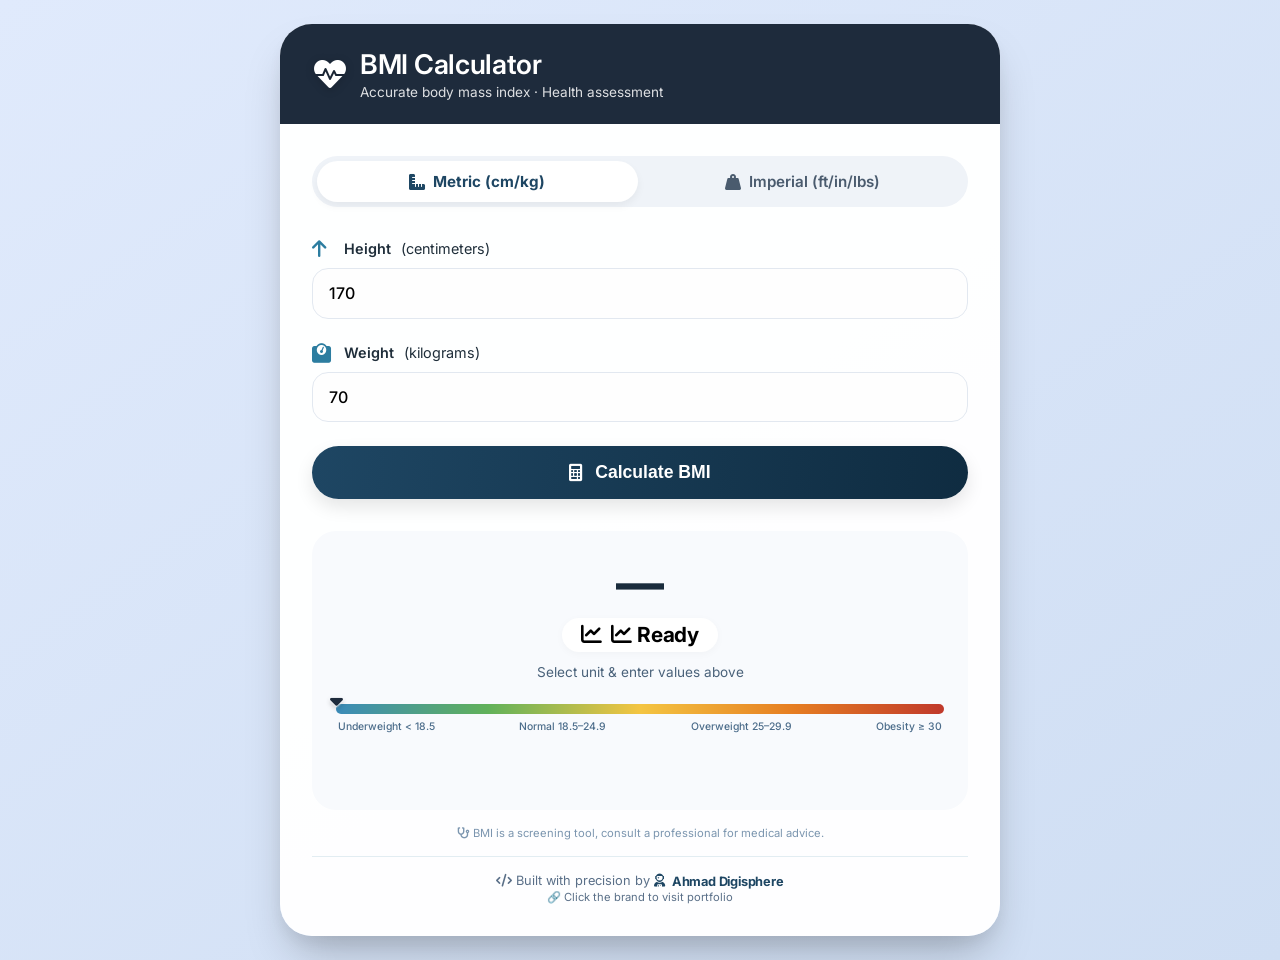
<file: index.html>
<!DOCTYPE html>
<html lang="en">

<head>
    <meta charset="UTF-8">
    <meta name="viewport" content="width=device-width, initial-scale=1.0, user-scalable=yes">
    <title>BMI Calculator | Professional Health Tool</title>
    <!-- Google Fonts & Font Awesome 6 (free) -->
    <link
        href="https://fonts.googleapis.com/css2?family=Inter:opsz,wght@14..32,300;14..32,400;14..32,500;14..32,600;14..32,700&display=swap"
        rel="stylesheet">
    <link rel="stylesheet" href="https://cdnjs.cloudflare.com/ajax/libs/font-awesome/6.0.0-beta3/css/all.min.css">
    <link rel="stylesheet" href="./style.css">
</head>

<body>
    <div class="bmi-card">
        <div class="card-header">
            <i class="fas fa-heartbeat"></i>
            <div>
                <h1>BMI Calculator</h1>
                <p>Accurate body mass index · Health assessment</p>
            </div>
        </div>
        <div class="card-content">
            <!-- Unit toggle : Metric / Imperial -->
            <div class="unit-toggle">
                <div class="unit-btn active" data-unit="metric">
                    <i class="fas fa-ruler-combined"></i> <span>Metric (cm/kg)</span>
                </div>
                <div class="unit-btn" data-unit="imperial">
                    <i class="fas fa-weight-hanging"></i> <span>Imperial (ft/in/lbs)</span>
                </div>
            </div>

            <!-- METRIC INPUTS (visible by default) -->
            <div id="metric-fields">
                <div class="input-group">
                    <div class="input-label"><i class="fas fa-arrow-up"></i> Height <span
                            style="font-weight: 400;">(centimeters)</span></div>
                    <input type="number" id="height-cm" class="input-field" placeholder="e.g., 175" step="0.1"
                        value="170">
                </div>
                <div class="input-group">
                    <div class="input-label"><i class="fas fa-weight-scale"></i> Weight <span
                            style="font-weight: 400;">(kilograms)</span></div>
                    <input type="number" id="weight-kg" class="input-field" placeholder="e.g., 70" step="0.1"
                        value="70">
                </div>
            </div>

            <!-- IMPERIAL INPUTS (hidden initially) -->
            <div id="imperial-fields" style="display: none;">
                <div class="double-inputs">
                    <div class="input-group">
                        <div class="input-label"><i class="fas fa-ruler"></i> Feet</div>
                        <input type="number" id="height-ft" class="input-field" placeholder="Feet" step="1" value="5"
                            min="0">
                    </div>
                    <div class="input-group">
                        <div class="input-label"><i class="fas fa-ruler"></i> Inches</div>
                        <input type="number" id="height-in" class="input-field" placeholder="Inches" step="0.5"
                            value="7" min="0" max="11.5">
                    </div>
                </div>
                <div class="inline-hint"><i class="fas fa-info-circle"></i> Total height = feet × 12 + inches</div>
                <div class="input-group" style="margin-top: 1rem;">
                    <div class="input-label"><i class="fas fa-weight-scale"></i> Weight <span
                            style="font-weight: 400;">(pounds)</span></div>
                    <input type="number" id="weight-lbs" class="input-field" placeholder="e.g., 155" step="0.5"
                        value="155">
                </div>
            </div>

            <!-- Calculate Button -->
            <button class="calc-btn" id="calculateBtn">
                <i class="fas fa-calculator"></i> Calculate BMI
            </button>

            <!-- Result panel -->
            <div class="result-area" id="resultPanel">
                <div class="bmi-value" id="bmiNumber">—</div>
                <div class="bmi-category" id="bmiCategory">
                    <i class="fas fa-chart-line"></i> <span id="categoryText">Ready</span>
                </div>
                <div class="category-message" id="categoryMessage">Enter your height & weight and press calculate</div>

                <!-- Visual BMI Scale -->
                <div class="bmi-scale-container">
                    <div class="scale-bar" id="scaleBar">
                        <div class="pointer-icon" id="bmiPointer"><i class="fas fa-caret-down"></i></div>
                    </div>
                    <div class="scale-markers">
                        <span>Underweight < 18.5</span>
                                <span>Normal 18.5–24.9</span>
                                <span>Overweight 25–29.9</span>
                                <span>Obesity ≥ 30</span>
                    </div>
                </div>
                <div id="errorMsg" style="min-height: 40px;"></div>
            </div>
            <div class="footer-note">
                <i class="fas fa-stethoscope"></i> BMI is a screening tool, consult a professional for medical advice.
            </div>

                        <!-- ========== FOOTER WITH YOUR BRAND & CLICKABLE LINK ========== -->
                        <div class="footer-brand">
                            <i class="fas fa-code"></i> Built with precision by
                            <a href="https://ahmaddigi.vercel.app/" target="_blank" rel="noopener noreferrer">
                                <i class="fas fa-user-astronaut"></i> <span class="brand-name">Ahmad Digisphere</span>
                            </a>
                            <br>
                            <span style="font-size: 0.7rem;">🔗 Click the brand to visit portfolio</span>
                        </div>
                        <!-- ============================================================= -->
        </div>
    </div>

    

    <script src="./script.js"></script>

</body>

</html>
</file>
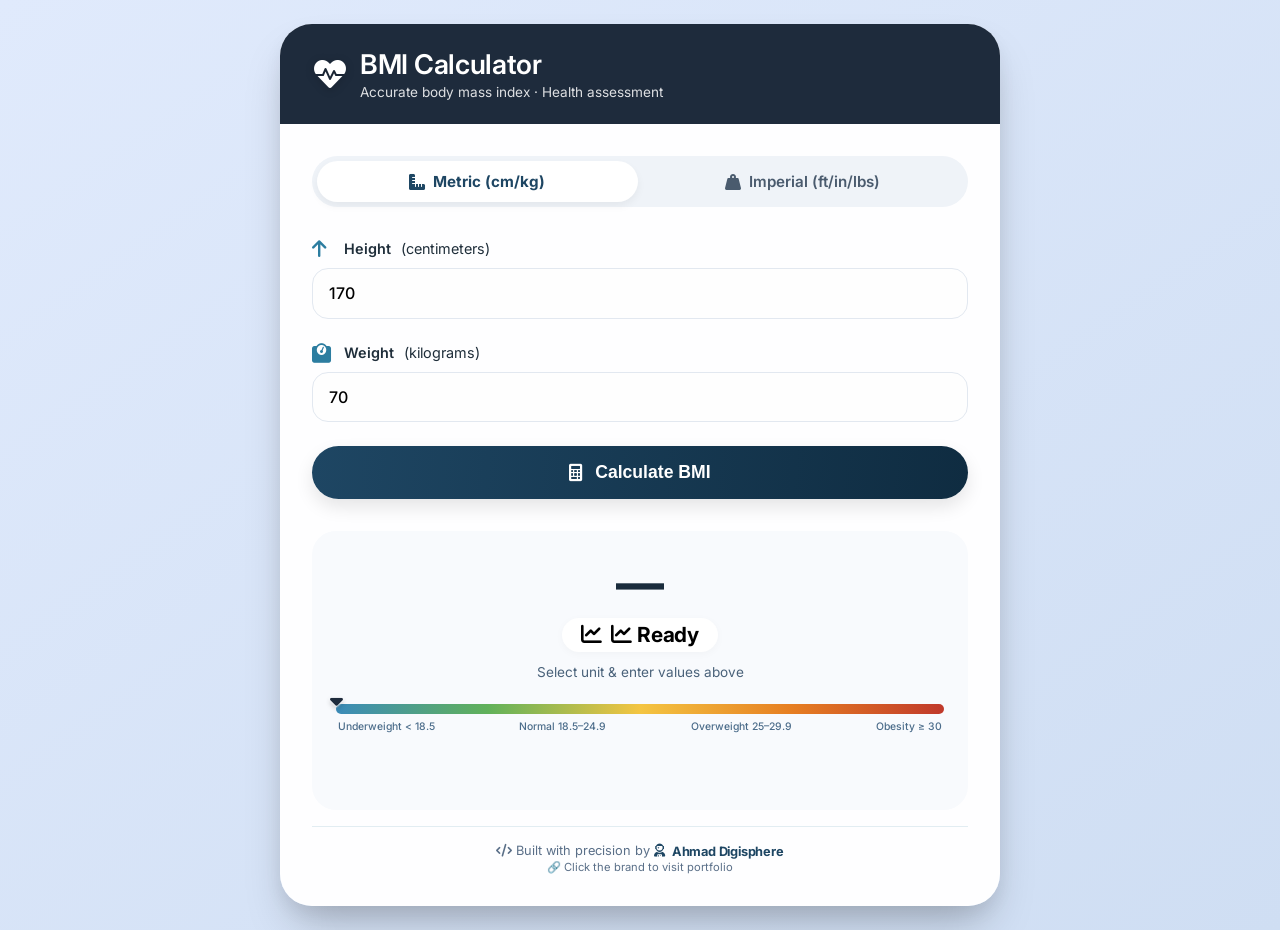
<file: dmmy.html>
<!DOCTYPE html>
<html lang="en">

<head>
    <meta charset="UTF-8">
    <meta name="viewport" content="width=device-width, initial-scale=1.0, user-scalable=yes">
    <title>BMI Calculator | Ahmad Digisphere</title>
    <!-- Google Fonts & Font Awesome 6 -->
    <link
        href="https://fonts.googleapis.com/css2?family=Inter:opsz,wght@14..32,300;14..32,400;14..32,500;14..32,600;14..32,700&display=swap"
        rel="stylesheet">
    <link rel="stylesheet" href="https://cdnjs.cloudflare.com/ajax/libs/font-awesome/6.0.0-beta3/css/all.min.css">
    <style>
        * {
            margin: 0;
            padding: 0;
            box-sizing: border-box;
        }

        body {
            font-family: 'Inter', sans-serif;
            background: linear-gradient(145deg, #e0eafc 0%, #cfdef3 100%);
            min-height: 100vh;
            display: flex;
            align-items: center;
            justify-content: center;
            padding: 1.5rem;
        }

        /* main card */
        .bmi-card {
            max-width: 720px;
            width: 100%;
            background: rgba(255, 255, 255, 0.97);
            border-radius: 2rem;
            box-shadow: 0 25px 45px -12px rgba(0, 0, 0, 0.25), 0 8px 18px rgba(0, 0, 0, 0.05);
            overflow: hidden;
            transition: transform 0.2s ease;
        }

        .bmi-card:hover {
            transform: translateY(-4px);
        }

        /* header */
        .card-header {
            background: #1e2b3c;
            padding: 1.5rem 2rem;
            color: white;
            display: flex;
            align-items: center;
            gap: 0.75rem;
        }

        .card-header i {
            font-size: 2rem;
            filter: drop-shadow(0 2px 4px rgba(0, 0, 0, 0.2));
        }

        .card-header h1 {
            font-size: 1.7rem;
            font-weight: 600;
            letter-spacing: -0.3px;
        }

        .card-header p {
            font-size: 0.85rem;
            opacity: 0.85;
            margin-top: 0.2rem;
        }

        /* content */
        .card-content {
            padding: 2rem 2rem 2rem 2rem;
        }

        /* unit toggle (segmented) */
        .unit-toggle {
            display: flex;
            background: #eff3f8;
            border-radius: 60px;
            padding: 0.3rem;
            margin-bottom: 2rem;
            gap: 0.3rem;
        }

        .unit-btn {
            flex: 1;
            text-align: center;
            padding: 0.7rem 0;
            border-radius: 50px;
            font-weight: 600;
            cursor: pointer;
            transition: all 0.25s ease;
            background: transparent;
            color: #4a5b6e;
            display: flex;
            align-items: center;
            justify-content: center;
            gap: 0.5rem;
            font-size: 0.95rem;
        }

        .unit-btn i {
            font-size: 1rem;
        }

        .unit-btn.active {
            background: #ffffff;
            color: #1e4663;
            box-shadow: 0 4px 8px rgba(0, 0, 0, 0.05);
            font-weight: 700;
        }

        /* input groups */
        .input-group {
            margin-bottom: 1.5rem;
        }

        .input-label {
            display: flex;
            align-items: center;
            gap: 0.6rem;
            font-weight: 600;
            color: #1f2e3a;
            margin-bottom: 0.6rem;
            font-size: 0.9rem;
        }

        .input-label i {
            font-size: 1.2rem;
            color: #2c7da0;
            width: 1.4rem;
        }

        .input-field {
            width: 100%;
            padding: 0.9rem 1rem;
            font-size: 1rem;
            border: 1.5px solid #e2e8f0;
            border-radius: 1rem;
            background: #fefefe;
            transition: all 0.2s;
            font-family: 'Inter', monospace;
            font-weight: 500;
        }

        .input-field:focus {
            outline: none;
            border-color: #2c7da0;
            box-shadow: 0 0 0 3px rgba(44, 125, 160, 0.2);
        }

        .double-inputs {
            display: flex;
            gap: 1rem;
        }

        .double-inputs .input-group {
            flex: 1;
            margin-bottom: 0;
        }

        .inline-hint {
            font-size: 0.7rem;
            color: #5f7f9c;
            margin-top: 0.4rem;
            display: flex;
            align-items: center;
            gap: 0.3rem;
        }

        .calc-btn {
            width: 100%;
            background: linear-gradient(95deg, #1e4663 0%, #0f2c41 100%);
            border: none;
            padding: 1rem;
            border-radius: 2rem;
            font-size: 1.1rem;
            font-weight: 700;
            color: white;
            display: flex;
            align-items: center;
            justify-content: center;
            gap: 0.8rem;
            cursor: pointer;
            transition: all 0.25s;
            margin-top: 1rem;
            margin-bottom: 2rem;
            box-shadow: 0 8px 18px rgba(0, 0, 0, 0.1);
        }

        .calc-btn:hover {
            background: linear-gradient(95deg, #123653 0%, #0a202f 100%);
            transform: scale(0.98);
            box-shadow: 0 4px 12px rgba(0, 0, 0, 0.15);
        }

        /* result area */
        .result-area {
            background: #f8fafd;
            border-radius: 1.5rem;
            padding: 1.5rem;
            text-align: center;
            transition: all 0.2s;
        }

        .bmi-value {
            font-size: 3rem;
            font-weight: 800;
            color: #1a2c3c;
            line-height: 1;
            margin: 0.2rem 0 0.2rem;
        }

        .bmi-category {
            font-size: 1.3rem;
            font-weight: 700;
            letter-spacing: -0.2px;
            display: inline-flex;
            align-items: center;
            gap: 0.6rem;
            background: white;
            padding: 0.3rem 1.2rem;
            border-radius: 40px;
            box-shadow: 0 2px 8px rgba(0, 0, 0, 0.03);
            margin: 0.5rem 0;
        }

        .category-message {
            color: #4a627a;
            font-size: 0.85rem;
            margin-top: 0.25rem;
        }

        .bmi-scale-container {
            margin: 1.5rem 0 0.8rem;
        }

        .scale-bar {
            background: linear-gradient(90deg, #3b8bb9, #61b15a, #f4c542, #e67e22, #c0392b);
            height: 10px;
            border-radius: 20px;
            position: relative;
            width: 100%;
        }

        .scale-markers {
            display: flex;
            justify-content: space-between;
            margin-top: 6px;
            padding: 0 2px;
            font-size: 0.65rem;
            font-weight: 500;
            color: #4b6c8a;
        }

        .pointer-icon {
            position: absolute;
            top: -16px;
            transform: translateX(-50%);
            font-size: 1.3rem;
            filter: drop-shadow(0 2px 2px rgba(0, 0, 0, 0.2));
            transition: left 0.25s cubic-bezier(0.2, 0.9, 0.4, 1.1);
        }

        .pointer-icon i {
            color: #1e2b3c;
            text-shadow: 0 1px 2px white;
        }

        .error-message {
            color: #c0392b;
            background: #ffe9e7;
            padding: 0.6rem;
            border-radius: 1rem;
            font-size: 0.8rem;
            font-weight: 500;
            margin-top: 0.8rem;
            display: flex;
            align-items: center;
            gap: 0.5rem;
            justify-content: center;
        }

        hr {
            margin: 1rem 0;
            border: none;
            height: 1px;
            background: #e2edf2;
        }

        /* ========== NEW FOOTER WITH BRANDING & CLICKABLE LINK ========== */
        .footer-brand {
            text-align: center;
            padding-top: 1rem;
            margin-top: 1rem;
            font-size: 0.8rem;
            color: #5a6f88;
            border-top: 1px solid #e2edf2;
        }

        .footer-brand a {
            color: #1e4663;
            text-decoration: none;
            font-weight: 600;
            transition: color 0.2s;
            display: inline-flex;
            align-items: center;
            gap: 0.4rem;
        }

        .footer-brand a:hover {
            color: #0f2c41;
            text-decoration: underline;
        }

        .brand-name {
            font-weight: 700;
            letter-spacing: -0.2px;
        }

        @media (max-width: 520px) {
            .card-content {
                padding: 1.5rem;
            }

            .bmi-value {
                font-size: 2.4rem;
            }

            .unit-btn span {
                display: none;
            }

            .unit-btn i {
                margin: 0;
            }

            .unit-btn {
                gap: 0;
            }
        }
    </style>
</head>

<body>
    <div class="bmi-card">
        <div class="card-header">
            <i class="fas fa-heartbeat"></i>
            <div>
                <h1>BMI Calculator</h1>
                <p>Accurate body mass index · Health assessment</p>
            </div>
        </div>
        <div class="card-content">
            <!-- Unit toggle : Metric / Imperial -->
            <div class="unit-toggle">
                <div class="unit-btn active" data-unit="metric">
                    <i class="fas fa-ruler-combined"></i> <span>Metric (cm/kg)</span>
                </div>
                <div class="unit-btn" data-unit="imperial">
                    <i class="fas fa-weight-hanging"></i> <span>Imperial (ft/in/lbs)</span>
                </div>
            </div>

            <!-- METRIC INPUTS -->
            <div id="metric-fields">
                <div class="input-group">
                    <div class="input-label"><i class="fas fa-arrow-up"></i> Height <span
                            style="font-weight: 400;">(centimeters)</span></div>
                    <input type="number" id="height-cm" class="input-field" placeholder="e.g., 175" step="0.1"
                        value="170">
                </div>
                <div class="input-group">
                    <div class="input-label"><i class="fas fa-weight-scale"></i> Weight <span
                            style="font-weight: 400;">(kilograms)</span></div>
                    <input type="number" id="weight-kg" class="input-field" placeholder="e.g., 70" step="0.1"
                        value="70">
                </div>
            </div>

            <!-- IMPERIAL INPUTS -->
            <div id="imperial-fields" style="display: none;">
                <div class="double-inputs">
                    <div class="input-group">
                        <div class="input-label"><i class="fas fa-ruler"></i> Feet</div>
                        <input type="number" id="height-ft" class="input-field" placeholder="Feet" step="1" value="5"
                            min="0">
                    </div>
                    <div class="input-group">
                        <div class="input-label"><i class="fas fa-ruler"></i> Inches</div>
                        <input type="number" id="height-in" class="input-field" placeholder="Inches" step="0.5"
                            value="7" min="0" max="11.5">
                    </div>
                </div>
                <div class="inline-hint"><i class="fas fa-info-circle"></i> Total height = feet × 12 + inches</div>
                <div class="input-group" style="margin-top: 1rem;">
                    <div class="input-label"><i class="fas fa-weight-scale"></i> Weight <span
                            style="font-weight: 400;">(pounds)</span></div>
                    <input type="number" id="weight-lbs" class="input-field" placeholder="e.g., 155" step="0.5"
                        value="155">
                </div>
            </div>

            <!-- Calculate Button -->
            <button class="calc-btn" id="calculateBtn">
                <i class="fas fa-calculator"></i> Calculate BMI
            </button>

            <!-- Result panel -->
            <div class="result-area" id="resultPanel">
                <div class="bmi-value" id="bmiNumber">—</div>
                <div class="bmi-category" id="bmiCategory">
                    <i class="fas fa-chart-line"></i> <span id="categoryText">Ready</span>
                </div>
                <div class="category-message" id="categoryMessage">Enter your height & weight and press calculate</div>

                <!-- Visual BMI Scale -->
                <div class="bmi-scale-container">
                    <div class="scale-bar" id="scaleBar">
                        <div class="pointer-icon" id="bmiPointer"><i class="fas fa-caret-down"></i></div>
                    </div>
                    <div class="scale-markers">
                        <span>Underweight < 18.5</span>
                                <span>Normal 18.5–24.9</span>
                                <span>Overweight 25–29.9</span>
                                <span>Obesity ≥ 30</span>
                    </div>
                </div>
                <div id="errorMsg" style="min-height: 40px;"></div>
            </div>

            <!-- ========== FOOTER WITH YOUR BRAND & CLICKABLE LINK ========== -->
            <div class="footer-brand">
                <i class="fas fa-code"></i> Built with precision by
                <a href="https://your-portfolio-link.com" target="_blank" rel="noopener noreferrer">
                    <i class="fas fa-user-astronaut"></i> <span class="brand-name">Ahmad Digisphere</span>
                </a>
                <br>
                <span style="font-size: 0.7rem;">🔗 Click the brand to visit portfolio</span>
            </div>
            <!-- ============================================================= -->
        </div>
    </div>

    <script>
        // DOM elements
        const metricDiv = document.getElementById('metric-fields');
        const imperialDiv = document.getElementById('imperial-fields');
        const unitBtns = document.querySelectorAll('.unit-btn');
        const calculateBtn = document.getElementById('calculateBtn');

        const heightCm = document.getElementById('height-cm');
        const weightKg = document.getElementById('weight-kg');

        const heightFt = document.getElementById('height-ft');
        const heightIn = document.getElementById('height-in');
        const weightLbs = document.getElementById('weight-lbs');

        const bmiNumberSpan = document.getElementById('bmiNumber');
        const categoryTextSpan = document.getElementById('categoryText');
        const categoryMessageSpan = document.getElementById('categoryMessage');
        const errorMsgDiv = document.getElementById('errorMsg');
        const bmiPointer = document.getElementById('bmiPointer');

        let currentUnit = 'metric';

        function clearError() {
            errorMsgDiv.innerHTML = '';
        }

        function showError(text) {
            errorMsgDiv.innerHTML = `<div class="error-message"><i class="fas fa-circle-exclamation"></i> ${text}</div>`;
        }

        function getBMICategoryDetails(bmi) {
            if (isNaN(bmi) || bmi <= 0) return null;
            if (bmi < 18.5) {
                return { name: 'Underweight', icon: 'fas fa-feather-alt', message: 'May indicate nutritional deficit. Consider balanced nutrition.', color: '#3b8bb9' };
            } else if (bmi >= 18.5 && bmi <= 24.9) {
                return { name: 'Normal weight', icon: 'fas fa-smile', message: 'Excellent! Maintain healthy lifestyle and regular activity.', color: '#61b15a' };
            } else if (bmi >= 25 && bmi <= 29.9) {
                return { name: 'Overweight', icon: 'fas fa-chart-simple', message: 'Moderate risk. Focus on physical activity & balanced diet.', color: '#f4c542' };
            } else {
                return { name: 'Obese', icon: 'fas fa-exclamation-triangle', message: 'Higher health risks. Consult a healthcare provider for guidance.', color: '#c0392b' };
            }
        }

        function updateBMIPointer(bmi) {
            if (!bmi || isNaN(bmi) || bmi <= 0) {
                bmiPointer.style.left = '0%';
                return;
            }
            let minBMI = 10;
            let maxBMI = 40;
            let clampedBMI = Math.min(maxBMI, Math.max(minBMI, bmi));
            let percent = ((clampedBMI - minBMI) / (maxBMI - minBMI)) * 100;
            bmiPointer.style.left = `${percent}%`;
        }

        function displayBMIResult(bmi) {
            if (bmi === null || isNaN(bmi) || bmi <= 0) {
                bmiNumberSpan.innerText = '—';
                categoryTextSpan.innerHTML = '<i class="fas fa-chart-line"></i> <span>Invalid</span>';
                categoryMessageSpan.innerText = 'Please verify your height & weight values.';
                updateBMIPointer(null);
                return;
            }
            const rounded = bmi.toFixed(1);
            bmiNumberSpan.innerText = rounded;
            const category = getBMICategoryDetails(bmi);
            if (category) {
                categoryTextSpan.innerHTML = `<i class="${category.icon}"></i> <span>${category.name}</span>`;
                categoryMessageSpan.innerText = category.message;
            } else {
                categoryTextSpan.innerHTML = `<i class="fas fa-chart-line"></i> <span>—</span>`;
                categoryMessageSpan.innerText = 'Unexpected value';
            }
            updateBMIPointer(bmi);
        }

        function computeMetricBMI() {
            let heightCmVal = parseFloat(heightCm.value);
            let weightKgVal = parseFloat(weightKg.value);
            if (isNaN(heightCmVal) || isNaN(weightKgVal)) {
                showError("Please enter valid numeric values for height and weight.");
                return null;
            }
            if (heightCmVal <= 0) {
                showError("Height must be greater than 0 cm.");
                return null;
            }
            if (weightKgVal <= 0) {
                showError("Weight must be greater than 0 kg.");
                return null;
            }
            let heightMeters = heightCmVal / 100;
            let bmi = weightKgVal / (heightMeters * heightMeters);
            if (bmi > 80 || bmi < 8) {
                showError("BMI value extreme — double-check your inputs (cm / kg).");
                return null;
            }
            clearError();
            return bmi;
        }

        function computeImperialBMI() {
            let feet = parseFloat(heightFt.value);
            let inches = parseFloat(heightIn.value);
            let weightLbsVal = parseFloat(weightLbs.value);

            if (isNaN(feet) || isNaN(inches) || isNaN(weightLbsVal)) {
                showError("All fields (feet, inches, weight) must contain valid numbers.");
                return null;
            }
            if (feet < 0 || inches < 0) {
                showError("Height values cannot be negative.");
                return null;
            }
            if (inches > 11.5) {
                showError("Inches should be between 0 and 11.5 (max 11.9).");
                return null;
            }
            if (feet === 0 && inches === 0) {
                showError("Total height must be greater than zero.");
                return null;
            }
            if (weightLbsVal <= 0) {
                showError("Weight must be greater than 0 lbs.");
                return null;
            }

            let totalInches = (feet * 12) + inches;
            if (totalInches <= 0) {
                showError("Height must be > 0 inches.");
                return null;
            }
            let bmi = (weightLbsVal / (totalInches * totalInches)) * 703;
            if (bmi > 80 || bmi < 8) {
                showError("BMI unusual — verify feet/inches and weight (lbs) values.");
                return null;
            }
            clearError();
            return bmi;
        }

        function calculateBMI() {
            let bmi = null;
            if (currentUnit === 'metric') {
                bmi = computeMetricBMI();
            } else {
                bmi = computeImperialBMI();
            }
            if (bmi !== null && !isNaN(bmi) && bmi > 0) {
                displayBMIResult(bmi);
            } else {
                displayBMIResult(null);
            }
        }

        function resetInputsByUnit(unit) {
            if (unit === 'metric') {
                if (heightCm.value === '' || parseFloat(heightCm.value) <= 0) heightCm.value = '170';
                if (weightKg.value === '' || parseFloat(weightKg.value) <= 0) weightKg.value = '70';
            } else {
                if (heightFt.value === '' || parseFloat(heightFt.value) < 0) heightFt.value = '5';
                if (heightIn.value === '' || parseFloat(heightIn.value) < 0) heightIn.value = '7';
                if (weightLbs.value === '' || parseFloat(weightLbs.value) <= 0) weightLbs.value = '155';
            }
        }

        function setUnit(unit) {
            currentUnit = unit;
            if (unit === 'metric') {
                metricDiv.style.display = 'block';
                imperialDiv.style.display = 'none';
                resetInputsByUnit('metric');
            } else {
                metricDiv.style.display = 'none';
                imperialDiv.style.display = 'block';
                resetInputsByUnit('imperial');
            }
            bmiNumberSpan.innerText = '—';
            categoryTextSpan.innerHTML = '<i class="fas fa-chart-line"></i> <span>Ready</span>';
            categoryMessageSpan.innerText = 'Select unit & enter values above';
            updateBMIPointer(null);
            clearError();
            errorMsgDiv.innerHTML = '';
        }

        function toggleUnitActive(selectedUnit) {
            unitBtns.forEach(btn => {
                const unitVal = btn.getAttribute('data-unit');
                if (unitVal === selectedUnit) {
                    btn.classList.add('active');
                } else {
                    btn.classList.remove('active');
                }
            });
        }

        unitBtns.forEach(btn => {
            btn.addEventListener('click', () => {
                const unit = btn.getAttribute('data-unit');
                if (unit === currentUnit) return;
                setUnit(unit);
                toggleUnitActive(unit);
            });
        });

        calculateBtn.addEventListener('click', () => {
            calculateBMI();
        });

        const allInputs = [...document.querySelectorAll('.input-field')];
        allInputs.forEach(input => {
            input.addEventListener('keypress', (e) => {
                if (e.key === 'Enter') {
                    e.preventDefault();
                    calculateBMI();
                }
            });
        });

        setUnit('metric');
        toggleUnitActive('metric');
        updateBMIPointer(null);
        heightCm.value = '170';
        weightKg.value = '70';
    </script>
</body>

</html>
</file>
<file: style.css>
* {
      margin: 0;
      padding: 0;
      box-sizing: border-box;
  }

  body {
      font-family: 'Inter', sans-serif;
      background: linear-gradient(145deg, #e0eafc 0%, #cfdef3 100%);
      min-height: 100vh;
      display: flex;
      align-items: center;
      justify-content: center;
      padding: 1.5rem;
  }

  /* main card */
  .bmi-card {
      max-width: 720px;
      width: 100%;
      background: rgba(255, 255, 255, 0.97);
      backdrop-filter: blur(0px);
      border-radius: 2rem;
      box-shadow: 0 25px 45px -12px rgba(0, 0, 0, 0.25), 0 8px 18px rgba(0, 0, 0, 0.05);
      overflow: hidden;
      transition: transform 0.2s ease;
  }

  .bmi-card:hover {
      transform: translateY(-4px);
  }

  /* header */
  .card-header {
      background: #1e2b3c;
      padding: 1.5rem 2rem;
      color: white;
      display: flex;
      align-items: center;
      gap: 0.75rem;
  }

  .card-header i {
      font-size: 2rem;
      filter: drop-shadow(0 2px 4px rgba(0, 0, 0, 0.2));
  }

  .card-header h1 {
      font-size: 1.7rem;
      font-weight: 600;
      letter-spacing: -0.3px;
  }

  .card-header p {
      font-size: 0.85rem;
      opacity: 0.85;
      margin-top: 0.2rem;
  }

  /* content */
  .card-content {
      padding: 2rem 2rem 2rem 2rem;
  }

  /* unit toggle (segmented) */
  .unit-toggle {
      display: flex;
      background: #eff3f8;
      border-radius: 60px;
      padding: 0.3rem;
      margin-bottom: 2rem;
      gap: 0.3rem;
  }

  .unit-btn {
      flex: 1;
      text-align: center;
      padding: 0.7rem 0;
      border-radius: 50px;
      font-weight: 600;
      cursor: pointer;
      transition: all 0.25s ease;
      background: transparent;
      color: #4a5b6e;
      display: flex;
      align-items: center;
      justify-content: center;
      gap: 0.5rem;
      font-size: 0.95rem;
  }

  .unit-btn i {
      font-size: 1rem;
  }

  .unit-btn.active {
      background: #ffffff;
      color: #1e4663;
      box-shadow: 0 4px 8px rgba(0, 0, 0, 0.05);
      font-weight: 700;
  }

  /* input groups */
  .input-group {
      margin-bottom: 1.5rem;
  }

  .input-label {
      display: flex;
      align-items: center;
      gap: 0.6rem;
      font-weight: 600;
      color: #1f2e3a;
      margin-bottom: 0.6rem;
      font-size: 0.9rem;
  }

  .input-label i {
      font-size: 1.2rem;
      color: #2c7da0;
      width: 1.4rem;
  }

  .input-field {
      width: 100%;
      padding: 0.9rem 1rem;
      font-size: 1rem;
      border: 1.5px solid #e2e8f0;
      border-radius: 1rem;
      background: #fefefe;
      transition: all 0.2s;
      font-family: 'Inter', monospace;
      font-weight: 500;
  }

  .input-field:focus {
      outline: none;
      border-color: #2c7da0;
      box-shadow: 0 0 0 3px rgba(44, 125, 160, 0.2);
  }

  .double-inputs {
      display: flex;
      gap: 1rem;
  }

  .double-inputs .input-group {
      flex: 1;
      margin-bottom: 0;
  }

  /* imperial extra hint */
  .inline-hint {
      font-size: 0.7rem;
      color: #5f7f9c;
      margin-top: 0.4rem;
      display: flex;
      align-items: center;
      gap: 0.3rem;
  }

  /* calculate button */
  .calc-btn {
      width: 100%;
      background: linear-gradient(95deg, #1e4663 0%, #0f2c41 100%);
      border: none;
      padding: 1rem;
      border-radius: 2rem;
      font-size: 1.1rem;
      font-weight: 700;
      color: white;
      display: flex;
      align-items: center;
      justify-content: center;
      gap: 0.8rem;
      cursor: pointer;
      transition: all 0.25s;
      margin-top: 1rem;
      margin-bottom: 2rem;
      box-shadow: 0 8px 18px rgba(0, 0, 0, 0.1);
  }

  .calc-btn:hover {
      background: linear-gradient(95deg, #123653 0%, #0a202f 100%);
      transform: scale(0.98);
      box-shadow: 0 4px 12px rgba(0, 0, 0, 0.15);
  }

  /* result area */
  .result-area {
      background: #f8fafd;
      border-radius: 1.5rem;
      padding: 1.5rem;
      text-align: center;
      transition: all 0.2s;
  }

  .bmi-value {
      font-size: 3rem;
      font-weight: 800;
      color: #1a2c3c;
      line-height: 1;
      margin: 0.2rem 0 0.2rem;
  }

  .bmi-category {
      font-size: 1.3rem;
      font-weight: 700;
      letter-spacing: -0.2px;
      display: inline-flex;
      align-items: center;
      gap: 0.6rem;
      background: white;
      padding: 0.3rem 1.2rem;
      border-radius: 40px;
      box-shadow: 0 2px 8px rgba(0, 0, 0, 0.03);
      margin: 0.5rem 0;
  }

  .category-message {
      color: #4a627a;
      font-size: 0.85rem;
      margin-top: 0.25rem;
  }

  /* BMI scale visual */
  .bmi-scale-container {
      margin: 1.5rem 0 0.8rem;
  }

  .scale-bar {
      background: linear-gradient(90deg, #3b8bb9, #61b15a, #f4c542, #e67e22, #c0392b);
      height: 10px;
      border-radius: 20px;
      position: relative;
      width: 100%;
  }

  .scale-markers {
      display: flex;
      justify-content: space-between;
      margin-top: 6px;
      padding: 0 2px;
      font-size: 0.65rem;
      font-weight: 500;
      color: #4b6c8a;
  }

  .pointer-icon {
      position: absolute;
      top: -16px;
      transform: translateX(-50%);
      font-size: 1.3rem;
      filter: drop-shadow(0 2px 2px rgba(0, 0, 0, 0.2));
      transition: left 0.25s cubic-bezier(0.2, 0.9, 0.4, 1.1);
  }

  .pointer-icon i {
      color: #1e2b3c;
      text-shadow: 0 1px 2px white;
  }

  .error-message {
      color: #c0392b;
      background: #ffe9e7;
      padding: 0.6rem;
      border-radius: 1rem;
      font-size: 0.8rem;
      font-weight: 500;
      margin-top: 0.8rem;
      display: flex;
      align-items: center;
      gap: 0.5rem;
      justify-content: center;
  }

  hr {
      margin: 1rem 0;
      border: none;
      height: 1px;
      background: #e2edf2;
  }

  .footer-note {
      font-size: 0.7rem;
      text-align: center;
      color: #7b95af;
      margin-top: 1rem;
  }

  @media (max-width: 520px) {
      .card-content {
          padding: 1.5rem;
      }

      .bmi-value {
          font-size: 2.4rem;
      }

      .unit-btn span {
          display: none;
      }

      .unit-btn i {
          margin: 0;
      }

      .unit-btn {
          gap: 0;
      }
  }
 /* ==========FOOTER WITH BRANDING CLICKABLE LINK ========== */
   .footer-brand {
       text-align: center;
       padding-top: 1rem;
       margin-top: 1rem;
       font-size: 0.8rem;
       color: #5a6f88;
       border-top: 1px solid #e2edf2;
   }

   .footer-brand a {
       color: #1e4663;
       text-decoration: none;
       font-weight: 600;
       transition: color 0.2s;
       display: inline-flex;
       align-items: center;
       gap: 0.4rem;
   }

   .footer-brand a:hover {
       color: #0f2c41;
       text-decoration: underline;
   }

   .brand-name {
       font-weight: 700;
       letter-spacing: -0.2px;
   }

   @media (max-width: 520px) {
       .card-content {
           padding: 1.5rem;
       }

       .bmi-value {
           font-size: 2.4rem;
       }

       .unit-btn span {
           display: none;
       }

       .unit-btn i {
           margin: 0;
       }

       .unit-btn {
           gap: 0;
       }
   }
</file>
